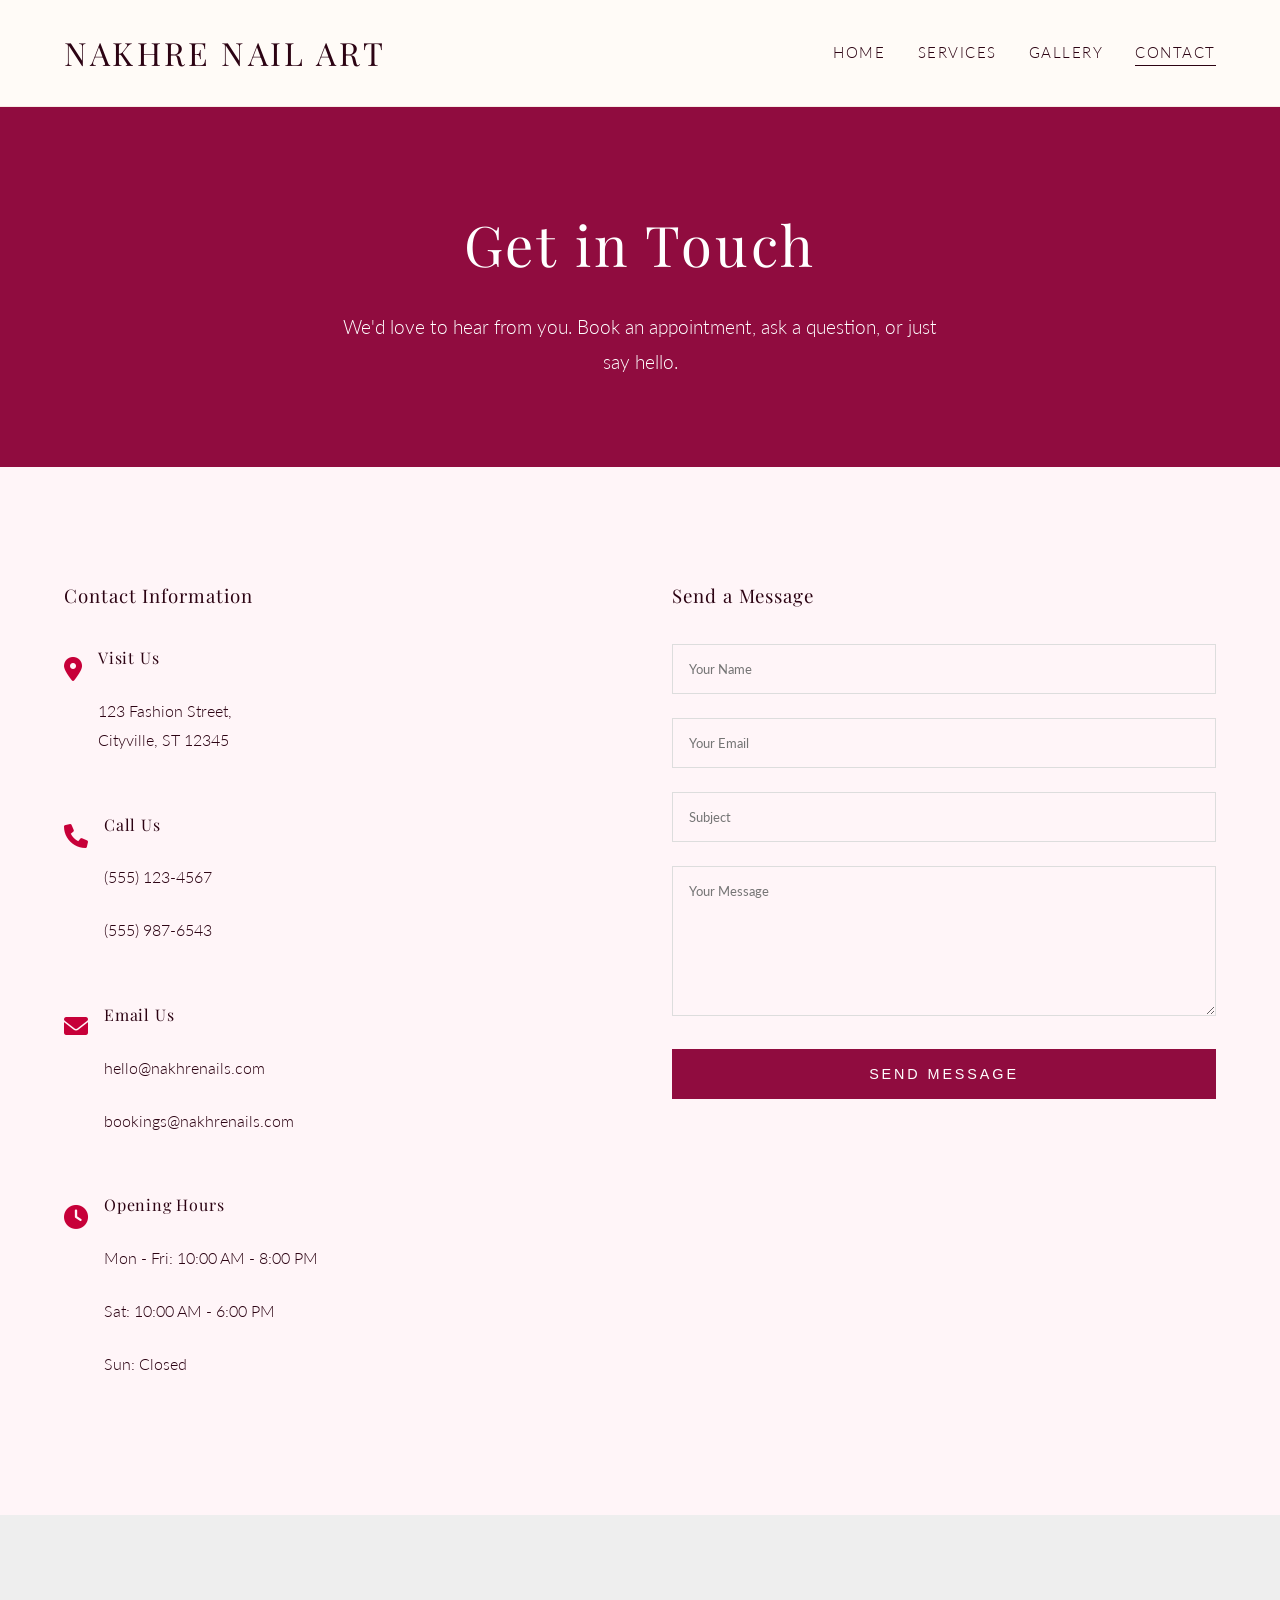
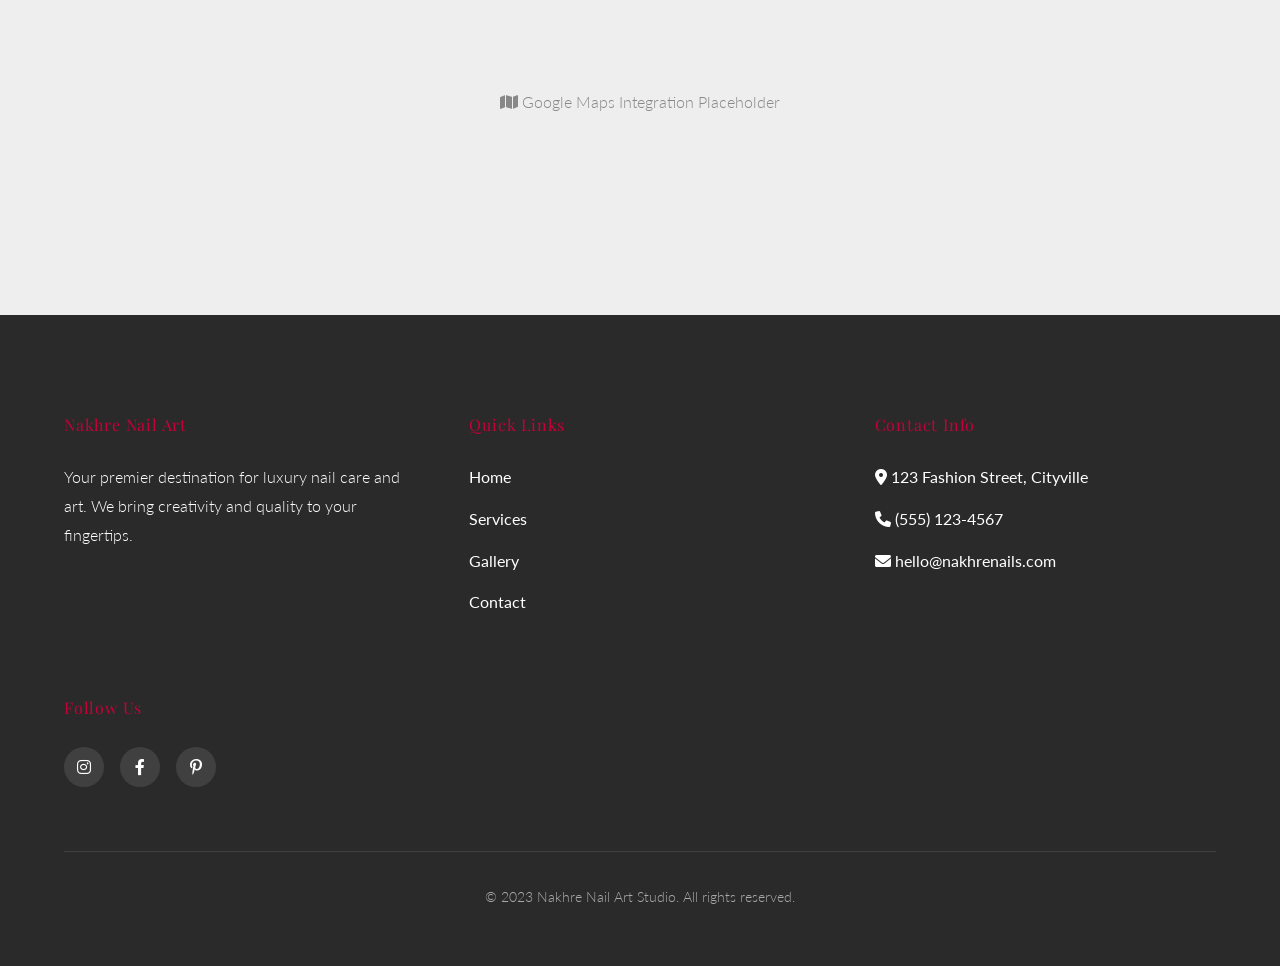
<file: contact.html>
<!doctype html>
<html lang="en">
  <head>
    <meta charset="UTF-8" />
    <meta name="viewport" content="width=device-width, initial-scale=1.0" />
    <title>Nakhre Nail Art Studio | Contact</title>
    <link rel="stylesheet" href="css/style.css" />
    <!-- Google Fonts -->
    <link rel="preconnect" href="https://fonts.googleapis.com" />
    <link rel="preconnect" href="https://fonts.gstatic.com" crossorigin />
    <link
      href="https://fonts.googleapis.com/css2?family=Lato:wght@300;400;700&family=Playfair+Display:wght@400;700&display=swap"
      rel="stylesheet"
    />
    <!-- Font Awesome -->
    <link
      rel="stylesheet"
      href="https://cdnjs.cloudflare.com/ajax/libs/font-awesome/6.0.0/css/all.min.css"
    />
  </head>
  <body>
    <header>
      <div class="navbar">
        <a href="index.html" class="logo">Nakhre Nail Art</a>
        <div class="mobile-menu-btn">
          <i class="fas fa-bars"></i>
        </div>
        <ul class="nav-links">
          <li><a href="index.html">Home</a></li>
          <li><a href="services.html">Services</a></li>
          <li><a href="gallery.html">Gallery</a></li>
          <li><a href="contact.html" class="active">Contact</a></li>
        </ul>
      </div>
    </header>

    <main>
      <!-- Page Header -->
      <section class="page-header">
        <div class="header-content">
          <h1>Get in Touch</h1>
          <p>
            We'd love to hear from you. Book an appointment, ask a question, or
            just say hello.
          </p>
        </div>
      </section>

      <section class="contact-section">
        <div class="contact-container">
          <div class="contact-info">
            <h3 style="margin-bottom: 2rem">Contact Information</h3>

            <div class="contact-info-item">
              <div class="contact-icon">
                <i class="fas fa-map-marker-alt"></i>
              </div>
              <div>
                <h4>Visit Us</h4>
                <p>123 Fashion Street,<br />Cityville, ST 12345</p>
              </div>
            </div>

            <div class="contact-info-item">
              <div class="contact-icon">
                <i class="fas fa-phone"></i>
              </div>
              <div>
                <h4>Call Us</h4>
                <p>(555) 123-4567</p>
                <p>(555) 987-6543</p>
              </div>
            </div>

            <div class="contact-info-item">
              <div class="contact-icon">
                <i class="fas fa-envelope"></i>
              </div>
              <div>
                <h4>Email Us</h4>
                <p>hello@nakhrenails.com</p>
                <p>bookings@nakhrenails.com</p>
              </div>
            </div>

            <div class="contact-info-item">
              <div class="contact-icon">
                <i class="fas fa-clock"></i>
              </div>
              <div>
                <h4>Opening Hours</h4>
                <p>Mon - Fri: 10:00 AM - 8:00 PM</p>
                <p>Sat: 10:00 AM - 6:00 PM</p>
                <p>Sun: Closed</p>
              </div>
            </div>
          </div>

          <div class="contact-form">
            <h3 style="margin-bottom: 2rem">Send a Message</h3>
            <form action="#" method="POST">
              <div class="form-group">
                <input type="text" placeholder="Your Name" required />
              </div>
              <div class="form-group">
                <input type="email" placeholder="Your Email" required />
              </div>
              <div class="form-group">
                <input type="text" placeholder="Subject" />
              </div>
              <div class="form-group">
                <textarea placeholder="Your Message" required></textarea>
              </div>
              <button type="submit" class="btn">Send Message</button>
            </form>
          </div>
        </div>
      </section>

      <!-- Map Placeholder -->
      <div
        class="map"
        style="
          width: 100%;
          height: 400px;
          background-color: #eee;
          display: flex;
          justify-content: center;
          align-items: center;
          color: #888;
        "
      >
        <p><i class="fas fa-map"></i> Google Maps Integration Placeholder</p>
      </div>
    </main>

    <footer>
      <div class="footer-content">
        <div class="footer-col">
          <h4>Nakhre Nail Art</h4>
          <p>
            Your premier destination for luxury nail care and art. We bring
            creativity and quality to your fingertips.
          </p>
        </div>
        <div class="footer-col">
          <h4>Quick Links</h4>
          <ul class="footer-links">
            <li><a href="index.html">Home</a></li>
            <li><a href="services.html">Services</a></li>
            <li><a href="gallery.html">Gallery</a></li>
            <li><a href="contact.html">Contact</a></li>
          </ul>
        </div>
        <div class="footer-col">
          <h4>Contact Info</h4>
          <ul class="footer-links">
            <li>
              <i class="fas fa-map-marker-alt"></i> 123 Fashion Street,
              Cityville
            </li>
            <li><i class="fas fa-phone"></i> (555) 123-4567</li>
            <li><i class="fas fa-envelope"></i> hello@nakhrenails.com</li>
          </ul>
        </div>
        <div class="footer-col">
          <h4>Follow Us</h4>
          <div class="social-links">
            <a href="#"><i class="fab fa-instagram"></i></a>
            <a href="#"><i class="fab fa-facebook-f"></i></a>
            <a href="#"><i class="fab fa-pinterest-p"></i></a>
          </div>
        </div>
      </div>
      <div class="copyright">
        <p>&copy; 2023 Nakhre Nail Art Studio. All rights reserved.</p>
      </div>
    </footer>

    <script src="js/script.js"></script>
  </body>
</html>
</file>
<file: css/style.css>
:root {
  --primary-color: #900c3f; /* Deep Magenta/Berry from Logo */
  --secondary-color: #c70039; /* Lighter Red/Pink */
  --accent-color: #ffc300; /* Gold from the sparkles idea (complementary) */
  --text-dark: #2c0313; /* Very Dark Magenta */
  --text-light: #ffffff;
  --bg-light: #fff5f8; /* Very Light Pink tint */
  --bg-off-white: #ffebf2; /* Light Pinkish Beige */
  --font-heading: "Playfair Display", serif;
  --font-body: "Lato", sans-serif;
  --transition: all 0.4s cubic-bezier(0.165, 0.84, 0.44, 1);
  --shadow-soft: 0 10px 40px -10px rgba(0, 0, 0, 0.08);
}

* {
  margin: 0;
  padding: 0;
  box-sizing: border-box;
}

body {
  font-family: var(--font-body);
  line-height: 1.8;
  color: var(--text-dark);
  background-color: var(--bg-light);
  overflow-x: hidden;
}

/* Smooth Scrolling */
html {
  scroll-behavior: smooth;
}

a {
  text-decoration: none;
  color: inherit;
  transition: var(--transition);
}

ul {
  list-style: none;
}

img {
  max-width: 100%;
  display: block;
}

/* Typography */
h1,
h2,
h3,
h4,
h5,
h6 {
  font-family: var(--font-heading);
  margin-bottom: 1.5rem;
  font-weight: 400; /* Lighter weight for elegance */
  letter-spacing: 0.05em;
  color: var(--text-dark);
}

p {
  margin-bottom: 1.5rem;
  font-weight: 300;
}

/* Header & Navigation */
header {
  background-color: rgba(255, 251, 247, 0.95);
  backdrop-filter: blur(10px);
  position: sticky;
  top: 0;
  z-index: 1000;
  border-bottom: 1px solid rgba(212, 165, 154, 0.2);
  transition: var(--transition);
}

header.scrolled {
  background-color: transparent;
  backdrop-filter: none;
  border-bottom: none;
  box-shadow: none;
}

.navbar {
  display: flex;
  justify-content: space-between;
  align-items: center;
  padding: 1.5rem 5%;
  max-width: 1400px;
  margin: 0 auto;
}

.logo {
  font-family: var(--font-heading);
  font-size: 2rem;
  letter-spacing: 0.1em;
  color: var(--text-dark);
  text-transform: uppercase;
  display: flex;
  align-items: center;
}

.logo img {
  height: 80px;
  width: auto;
  object-fit: contain;
}

.nav-links {
  display: flex;
  gap: 2rem;
}

.nav-links a {
  font-weight: 300;
  font-size: 0.95rem;
  color: var(--text-dark);
  position: relative;
  letter-spacing: 0.1em;
  text-transform: uppercase;
  padding-bottom: 5px;
}

.nav-links a::after {
  content: "";
  position: absolute;
  width: 0;
  height: 1px;
  bottom: 0;
  left: 0;
  background-color: var(--text-dark);
  transition: var(--transition);
}

.nav-links a:hover::after,
.nav-links a.active::after {
  width: 100%;
}

.mobile-menu-btn {
  display: none;
  font-size: 1.5rem;
  cursor: pointer;
}

/* Hero Section */
.hero {
  height: 90vh;
  background:
    linear-gradient(rgba(0, 0, 0, 0.5), rgba(0, 0, 0, 0.5)),
    url("https://images.unsplash.com/photo-1600093463592-8e36ae95ef56?ixlib=rb-1.2.1&auto=format&fit=crop&w=1920&q=80");
  background-size: cover;
  background-position: center;
  background-attachment: fixed; /* Parallax effect */
  background-color: var(--primary-color);
  display: flex;
  align-items: center;
  justify-content: center;
  text-align: center;
  color: var(--text-light);
  padding: 0 2rem;
  position: relative;
  /* Override section default styles to be full width */
  max-width: 100%;
  margin: 0;
}

.hero::after {
  content: "";
  position: absolute;
  top: 0;
  left: 0;
  width: 100%;
  height: 100%;
  background: rgba(0, 0, 0, 0.1); /* Subtle overlay */
}

.hero-content {
  position: relative;
  z-index: 1;
  max-width: 800px;
}

.hero-content h1 {
  font-size: 4rem;
  margin-bottom: 1.5rem;
  font-weight: 400;
  letter-spacing: 0.05em;
  text-shadow: 0 2px 10px rgba(0, 0, 0, 0.1);
  color: #ffffff;
}

.hero-content p {
  font-size: 1.3rem;
  margin-bottom: 3rem;
  font-weight: 300;
  letter-spacing: 0.05em;
  max-width: 600px;
  margin-left: auto;
  margin-right: auto;
}

.btn {
  display: inline-block;
  padding: 1rem 2.5rem;
  background-color: #fff;
  color: var(--text-dark);
  border: 1px solid #fff;
  border-radius: 0; /* Square buttons for more aesthetic feel */
  font-size: 0.9rem;
  cursor: pointer;
  transition: var(--transition);
  text-transform: uppercase;
  letter-spacing: 0.2em;
  font-weight: 400;
}

.btn:hover {
  background-color: transparent;
  color: #fff;
  transform: translateY(-3px);
  box-shadow: 0 10px 20px rgba(0, 0, 0, 0.1);
}

.btn-outline {
  background-color: transparent;
  border: 1px solid #fff;
  color: #fff;
  margin-left: 1.5rem;
}

.btn-outline:hover {
  background-color: #fff;
  color: var(--text-dark);
}

/* Section General */
section {
  padding: 5rem 5%;
  max-width: 1400px;
  margin: 0 auto;
}

.section-title {
  text-align: center;
  margin-bottom: 3rem;
}

.section-title h2 {
  font-size: 3rem;
  color: var(--text-dark);
  margin-bottom: 1.5rem;
  font-style: italic; /* Added italic for style */
}

.section-title span {
  display: block;
  width: 40px;
  height: 1px;
  background-color: var(--text-dark);
  margin: 0 auto;
}

/* Services Preview (Home) & Page */
.services-grid {
  display: grid;
  grid-template-columns: repeat(auto-fit, minmax(300px, 1fr));
  gap: 3rem;
}

.service-card {
  background-color: #fff;
  padding: 3rem 2rem;
  text-align: center;
  transition: var(--transition);
  border: 1px solid transparent;
  box-shadow: var(--shadow-soft);
}

.service-card:hover {
  transform: translateY(-10px);
  border-color: var(--primary-color);
}

.service-icon {
  font-size: 2.5rem;
  color: var(--secondary-color);
  margin-bottom: 2rem;
  opacity: 0.8;
}

.service-card h3 {
  margin-bottom: 1rem;
}

.price {
  display: block;
  margin-top: 1rem;
  font-weight: bold;
  color: var(--accent-color);
  font-size: 1.2rem;
}

/* Gallery Section */
.gallery-grid {
  display: grid;
  grid-template-columns: repeat(auto-fill, minmax(250px, 1fr));
  gap: 1.5rem;
}

.gallery-item {
  position: relative;
  overflow: hidden;
  border-radius: 10px;
  aspect-ratio: 1 / 1;
  background-color: #ddd; /* Placeholder color */
}

.gallery-item img {
  width: 100%;
  height: 100%;
  object-fit: cover;
  transition: var(--transition);
}

.gallery-item:hover img {
  transform: scale(1.1);
}

.overlay {
  position: absolute;
  top: 0;
  left: 0;
  width: 100%;
  height: 100%;
  background: rgba(0, 0, 0, 0.5);
  display: flex;
  justify-content: center;
  align-items: center;
  opacity: 0;
  transition: var(--transition);
}

.gallery-item:hover .overlay {
  opacity: 1;
}

.overlay p {
  color: white;
  font-weight: bold;
  font-size: 1.2rem;
}

/* Testimonials */
.testimonials {
  background-color: var(--bg-off-white);
  text-align: center;
}

.testimonial-slider {
  max-width: 800px;
  margin: 0 auto;
}

.testimonial-card {
  padding: 4rem;
  background: white;
  border-radius: 0; /* Aesthetic choice */
  box-shadow: var(--shadow-soft);
  position: relative;
}

.testimonial-card::before {
  content: '"';
  font-family: var(--font-heading);
  font-size: 8rem;
  color: var(--primary-color);
  opacity: 0.3;
  position: absolute;
  top: -1rem;
  left: 2rem;
  line-height: 1;
}

.testimonial-text {
  font-style: italic;
  margin-bottom: 2rem;
  font-size: 1.4rem;
  font-weight: 300;
  color: var(--text-dark);
}

.client-name {
  font-weight: 400;
  letter-spacing: 0.1em;
  color: var(--secondary-color);
  text-transform: uppercase;
  font-size: 0.9rem;
}

/* Contact Section */
.contact-container {
  display: grid;
  grid-template-columns: 1fr 1fr;
  gap: 4rem;
}

.contact-info-item {
  display: flex;
  align-items: flex-start;
  margin-bottom: 2rem;
}

.contact-icon {
  font-size: 1.5rem;
  color: var(--secondary-color);
  margin-right: 1rem;
  margin-top: 0.2rem;
}

.contact-form form {
  display: flex;
  flex-direction: column;
  gap: 1.5rem;
}

.contact-form .btn {
  background-color: var(--primary-color);
  color: #fff;
  border-color: var(--primary-color);
}

.contact-form .btn:hover {
  background-color: transparent;
  color: var(--primary-color);
  border-color: var(--primary-color);
}

.form-group input,
.form-group textarea {
  width: 100%;
  padding: 1rem;
  border: 1px solid #ddd;
  border-radius: 5px;
  font-family: var(--font-body);
}

.form-group textarea {
  resize: vertical;
  height: 150px;
}

.form-group input:focus,
.form-group textarea:focus {
  outline: none;
  border-color: var(--secondary-color);
}

/* Footer */
footer {
  background-color: #2a2a2a;
  color: #fff;
  padding: 6rem 5% 2rem;
}

.footer-content {
  display: grid;
  grid-template-columns: repeat(auto-fit, minmax(250px, 1fr));
  gap: 4rem;
  max-width: 1400px;
  margin: 0 auto;
  margin-bottom: 4rem;
}

.footer-col h4 {
  color: var(--secondary-color);
  margin-bottom: 1.5rem;
}

.footer-links li {
  margin-bottom: 0.8rem;
}

.footer-links a:hover {
  color: var(--secondary-color);
  padding-left: 5px;
}

.social-links {
  display: flex;
  gap: 1rem;
}

.social-links a {
  width: 40px;
  height: 40px;
  background-color: rgba(255, 255, 255, 0.1);
  display: flex;
  justify-content: center;
  align-items: center;
  border-radius: 50%;
  transition: var(--transition);
}

.social-links a:hover {
  background-color: var(--secondary-color);
}

.copyright {
  text-align: center;
  padding-top: 2rem;
  border-top: 1px solid rgba(255, 255, 255, 0.1);
  font-size: 0.9rem;
  color: #aaa;
}

/* Animations */
.fade-in-section {
  opacity: 0;
  transform: translateY(20px);
  transition:
    opacity 0.6s ease-out,
    transform 0.6s ease-out;
  will-change: opacity, visibility;
}

.fade-in-section.is-visible {
  opacity: 1;
  transform: none;
}

/* Contact Form Refinement */
.form-group input,
.form-group textarea {
  border-radius: 0;
  border: 1px solid #ddd;
  background-color: transparent;
  transition: all 0.3s ease;
}

.form-group input:focus,
.form-group textarea:focus {
  border-color: var(--secondary-color);
  background-color: #fff;
  box-shadow: 0 5px 15px rgba(0, 0, 0, 0.03);
}

/* Page Header (Services, etc.) */
.page-header {
  height: 40vh;
  background-color: var(--primary-color);
  display: flex;
  align-items: center;
  justify-content: center;
  text-align: center;
  color: #ffffff;
  position: relative;
  margin-bottom: 2rem; /* Spacing before content */
}

.page-header h1 {
  color: #ffffff;
}

.header-content h1 {
  font-size: 3.5rem;
  margin-bottom: 1rem;
}

.header-content p {
  font-size: 1.2rem;
  max-width: 600px;
  margin: 0 auto;
}

/* Menu/Services List Styling */
.menu-card {
  text-align: left; /* Override center alignment */
  padding: 0;
  overflow: hidden;
}

.menu-image {
  height: 250px;
  overflow: hidden;
}

.menu-image img {
  width: 100%;
  height: 100%;
  object-fit: cover;
  transition: var(--transition);
}

.menu-card:hover .menu-image img {
  transform: scale(1.1);
}

.menu-content {
  padding: 3rem;
}

.menu-card h3 {
  text-align: center;
  margin-bottom: 2rem;
  font-size: 1.8rem;
  color: var(--secondary-color);
}

.menu-card .service-icon {
  text-align: center;
}

.menu-list {
  margin-top: 1rem;
}

.menu-item {
  display: flex;
  align-items: baseline;
  margin-bottom: 1rem;
  font-size: 1.05rem;
}

.menu-name {
  font-weight: 400;
  color: var(--text-dark);
}

.menu-dots {
  flex-grow: 1;
  border-bottom: 1px dotted #ccc;
  margin: 0 1rem;
  position: relative;
  top: -5px; /* Adjust vertical alignment */
}

.menu-price {
  font-weight: 700;
  color: var(--accent-color);
}

.custom-request-box {
  text-align: center;
  margin-top: 5rem;
  background-color: var(--bg-off-white);
  padding: 4rem 2rem;
  box-shadow: var(--shadow-soft);
  max-width: 800px;
  margin-left: auto;
  margin-right: auto;
}

.custom-request-box h3 {
  color: var(--text-dark);
}

/* Responsive */
@media (max-width: 768px) {
  .navbar .nav-links {
    display: none; /* Hide for now, will toggle with JS */
    flex-direction: column;
    position: absolute;
    top: 100%;
    left: 0;
    width: 100%;
    background-color: var(--bg-light);
    padding: 2rem;
    box-shadow: 0 5px 10px rgba(0, 0, 0, 0.1);
  }

  .navbar .nav-links.active {
    display: flex;
  }

  .mobile-menu-btn {
    display: block;
  }

  .hero-content h1 {
    font-size: 2.5rem;
  }

  .contact-container {
    grid-template-columns: 1fr;
  }
}
</file>
